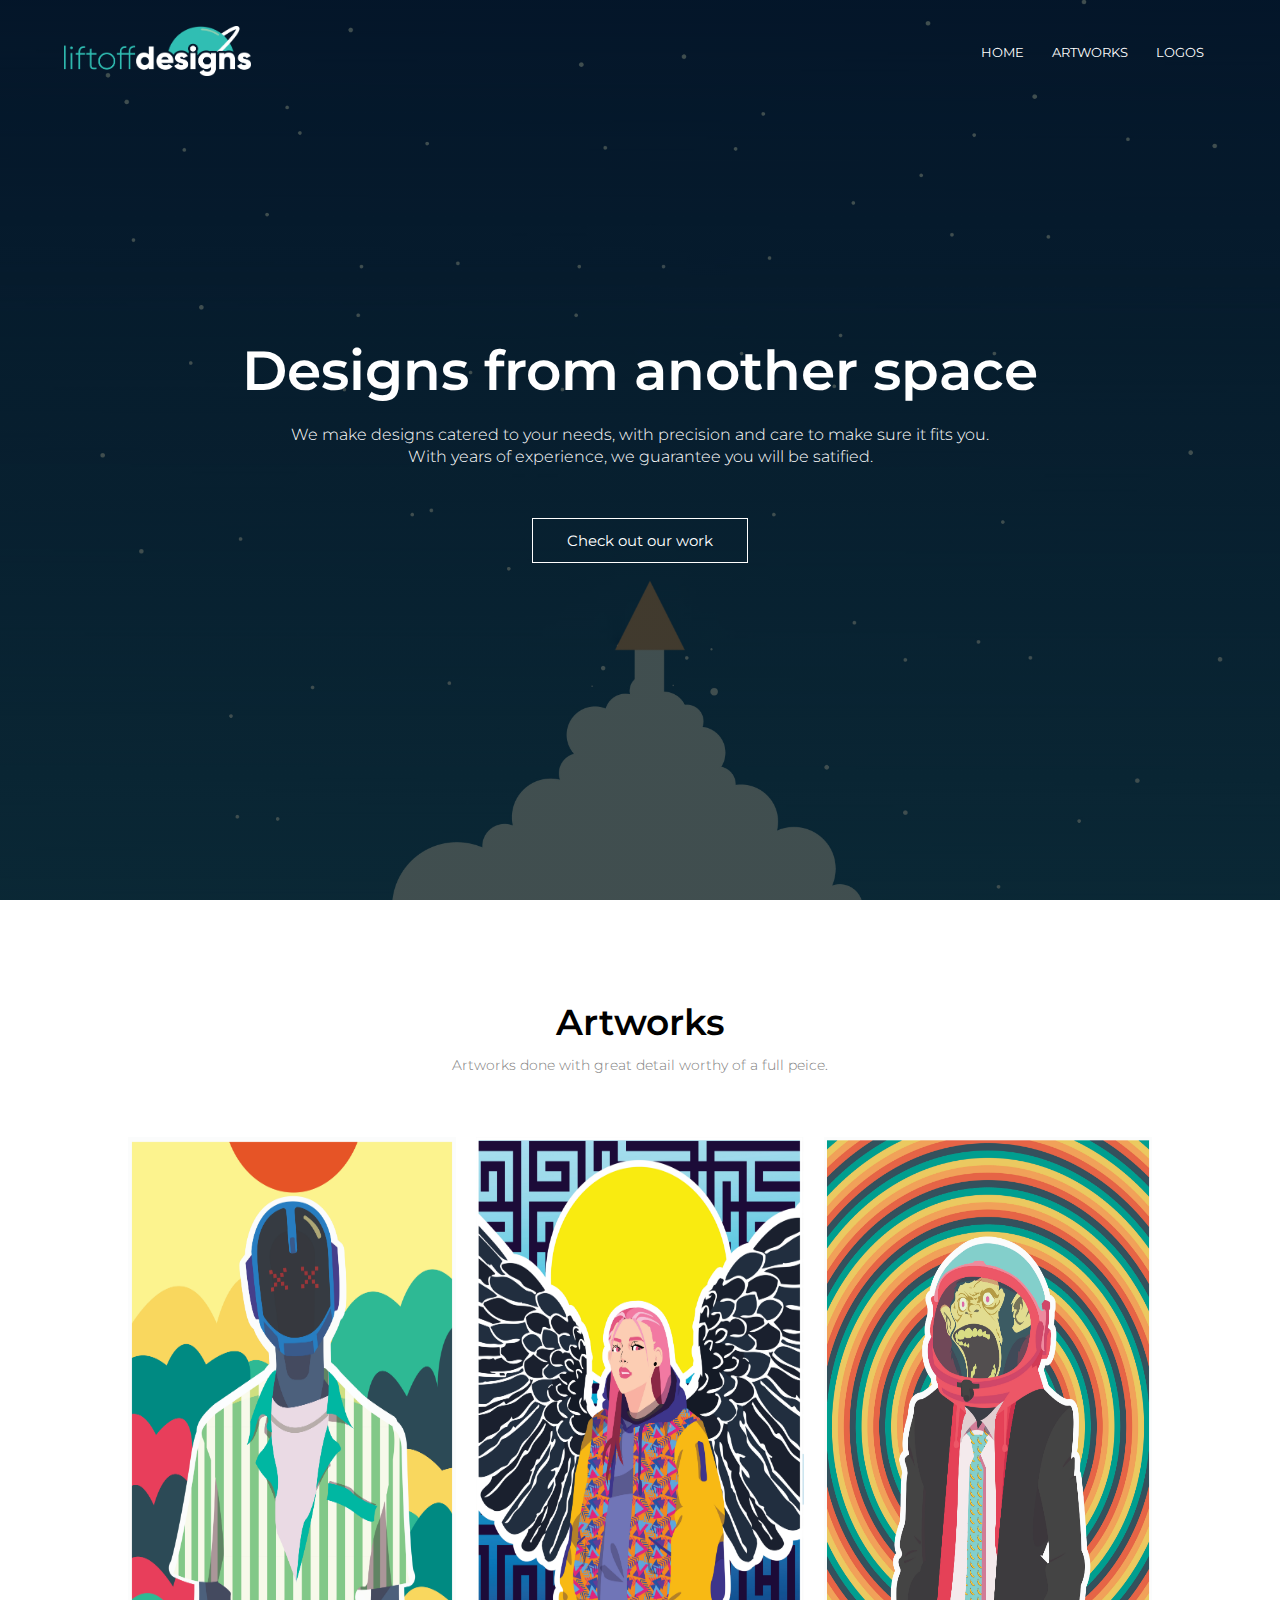
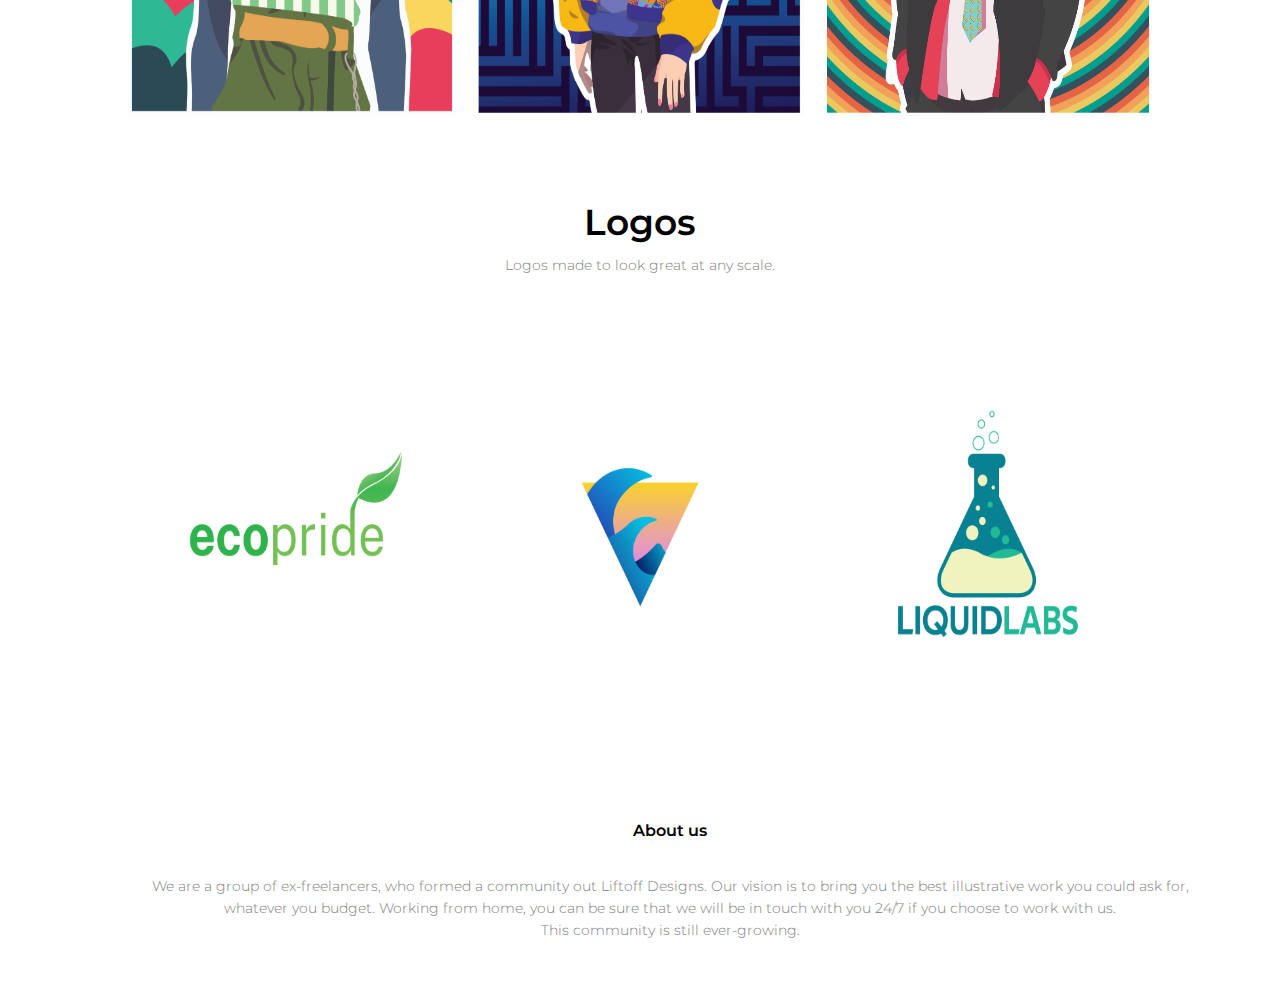
<file: index.html>
<!DOCTYPE html>
<html>
<head>
    <meta name="viewport" content="width=device-width, initial-scale=1.0">
    <title>Liftoff Designs</title>
    <link rel="stylesheet" href="style.css">
    <link rel="preconnect" href="https://fonts.googleapis.com">
<link rel="preconnect" href="https://fonts.gstatic.com" crossorigin>
<link href="https://fonts.googleapis.com/css2?family=Montserrat:wght@200;300;400;600;700&display=swap" rel="stylesheet">    
</head>
<body>
    <section class="header">
        <nav>
            <a href="index.html"><img src="images/Logo/Asset%202png.png" width="186.5" height="50.5" alt="Logo"></a>
            <div class="nav-links" id="navLinks">
                <i class="fa fa-times" onclick="hideMenu()"></i>

                <ul>
                    <li><a href="index.html">HOME</a></li>
                    <li><a href="artworks.html">ARTWORKS</a></li>
                    <li><a href="logos.html">LOGOS</a></li>
                </ul>
            </div>
            <i class="fa fa-bars" onclick="showMenu()"></i>

        </nav>
    <div class ="text-box">
        <h1>Designs from another space</h1>
        <p>We make designs catered to your needs, with precision and care to make sure it fits you.<br>With years of experience, we guarantee you will be satified.</p>
        <a href="artworks.html" class="front-btn">Check out our work</a>        
    </div>    
        
    </section>
    
    <section class="ArtworksHome">
        <h1>Artworks</h1>
        <p>Artworks done with great detail worthy of a full peice.</p>
        
        <div class="row">
            <div class="ArtworksHome-col">
                <img src ="images/Portfolio/Artworks/1.jpg" width="409.4px" height="578.8px">
                <div class="layer">
                    <h3>ROBOT SWAG</h3>
                </div>
            </div>
            <div class="ArtworksHome-col">
                <img src ="images/Portfolio/Artworks/3.jpg" width="409.4px" height="578.8px">
                <div class="layer">
                    <h3>OUTCAST</h3>
                </div>
            </div>
            <div class="ArtworksHome-col">
                <img src ="images/Portfolio/Artworks/2.jpg" width="409.4px" height="578.8px">
                <div class="layer">
                    <h3>SPACE MONKEY</h3>
                </div>
            </div>
        </div>
        
    </section>
    
    <section class="LogosHome">
        <h1>Logos</h1>
        <p>Logos made to look great at any scale.</p>
        
        <div class="row">
            <div class="ArtworksHome-col">
                <img src ="images/Portfolio/Logos/ecopride.jpg" width="400px" height="400px">
                <div class="layer">
                    <h3>ECOPRIDE</h3>
                </div>
            </div>
            <div class="ArtworksHome-col">
                <img src ="images/Portfolio/Logos/Waves.jpg" width="400px" height="400px">
                <div class="layer">
                    <h3>WAVES</h3>
                </div>
            </div>
            <div class="ArtworksHome-col">
                <img src ="images/Portfolio/Logos/liquidlabs.jpg" width="400px" height="400px">
                <div class="layer">
                    <h3>LIQUIDLABS</h3>
                </div>
            </div>
        </div>
        
    </section>
    
    <section class="footer">
    <h4>About us</h4>
    <p>We are a group of ex-freelancers, who formed a community out Liftoff Designs. Our vision is to bring you the best illustrative work you could ask for,<br>whatever you budget. Working from home, you can be sure that we will be in touch with you 24/7 if you choose to work with us.<br>This community is still ever-growing.</p>
       
    
    
    </section>
    
<script>
    var navLinks = document.getElementById("navLinks");
    
    function showMenu(){
        navLinks.style.right = "0";
    }
    function hideMenu(){
        navLinks.style.right = "-200px";
    }
</script>
    
</body>
</html>
</file>
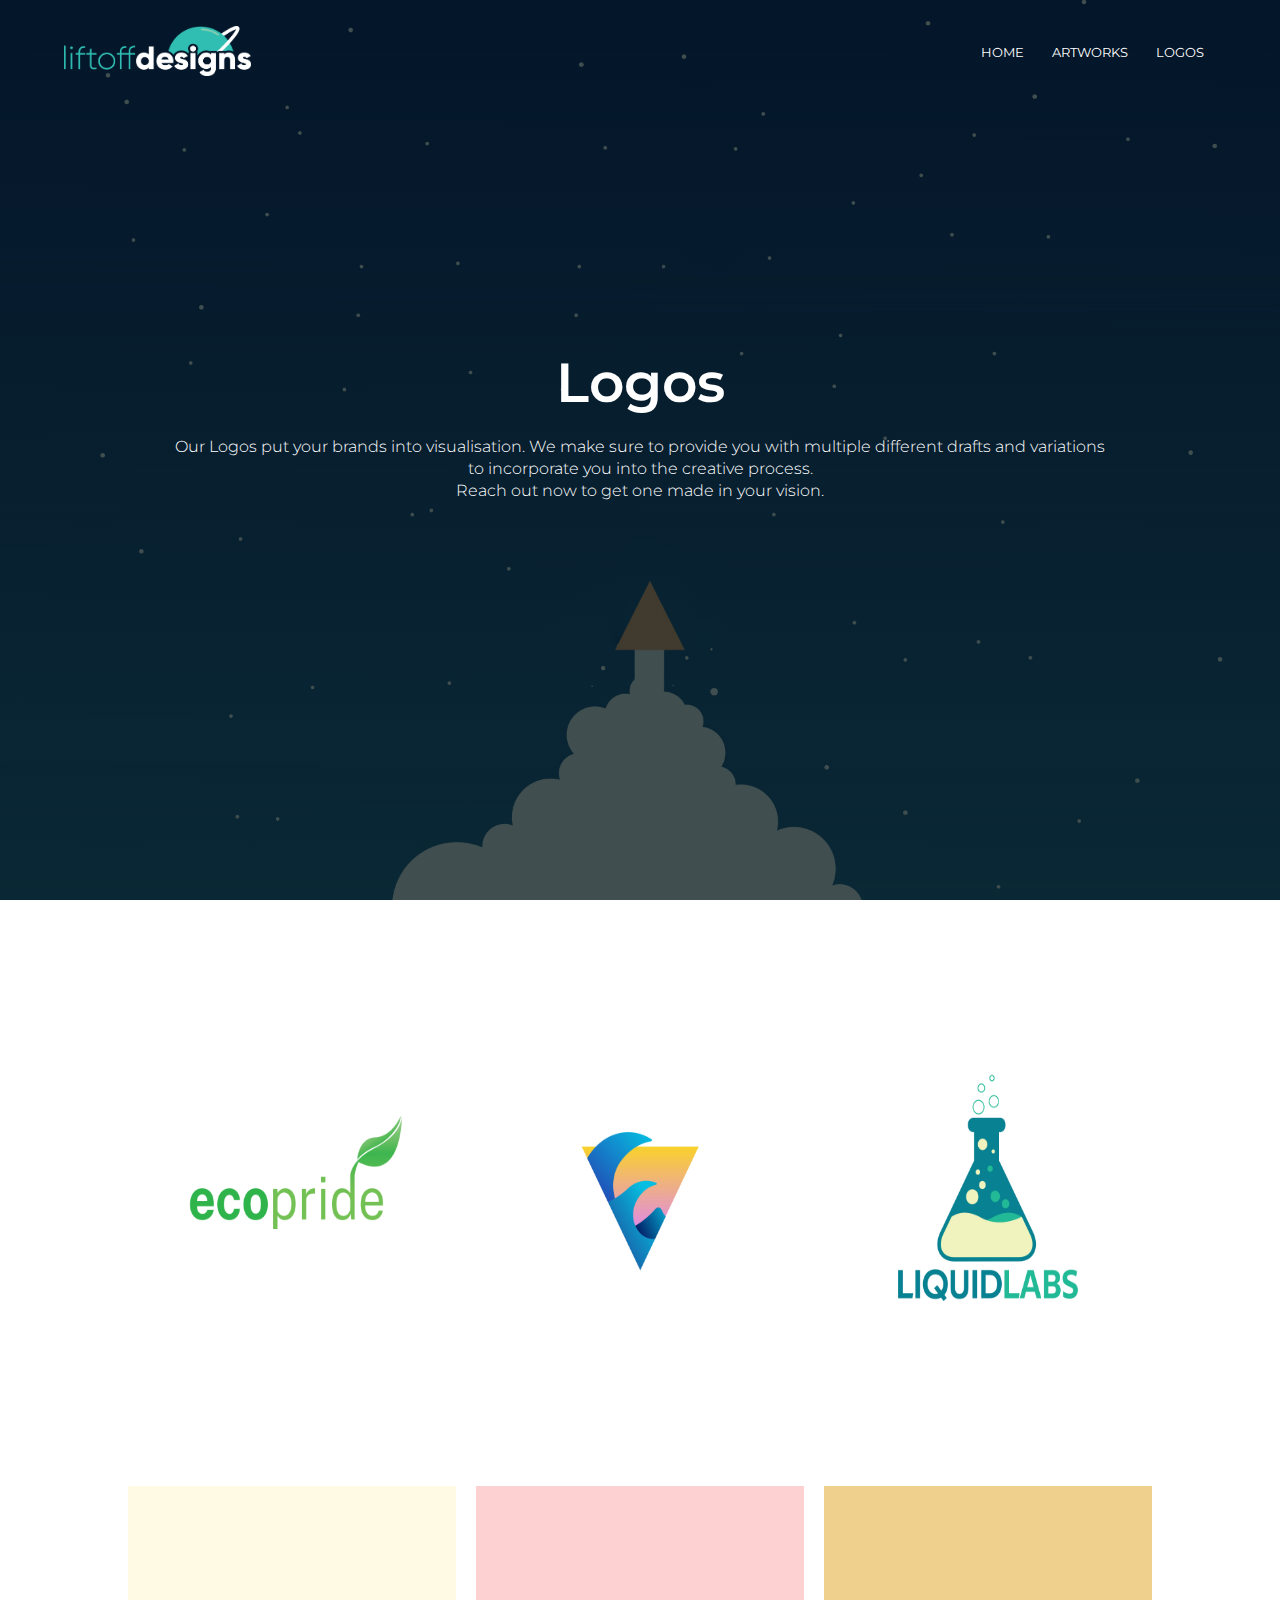
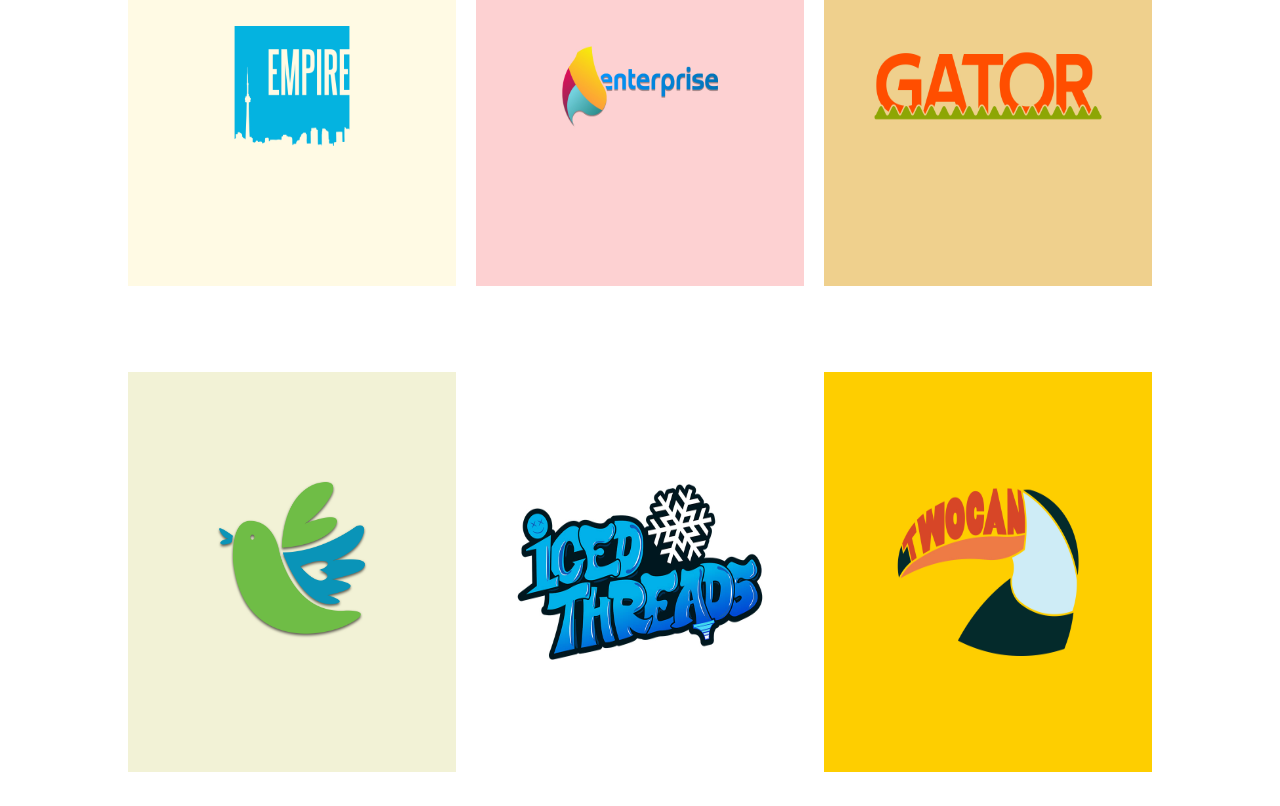
<file: logos.html>
<!DOCTYPE html>
<html>
<head>
    <meta name="viewport" content="width=device-width, initial-scale=1.0">
    <title>Liftoff Designs - Logos</title>
    <link rel="stylesheet" href="style.css">
    <link rel="preconnect" href="https://fonts.googleapis.com">
<link rel="preconnect" href="https://fonts.gstatic.com" crossorigin>
<link href="https://fonts.googleapis.com/css2?family=Montserrat:wght@200;300;400;600;700&display=swap" rel="stylesheet">    
</head>
<body>
    <section class="header">
        <nav>
            <a href="index.html"><img src="images/Logo/Asset%202png.png" width="186.5" height="50.5" alt="Logo"></a>
            <div class="nav-links" id="navLinks">
                <i class="fa fa-times" onclick="hideMenu()"></i>

                <ul>
                    <li><a href="index.html">HOME</a></li>
                    <li><a href="artworks.html">ARTWORKS</a></li>
                    <li><a href="logos.html">LOGOS</a></li>
                </ul>
            </div>
            <i class="fa fa-bars" onclick="showMenu()"></i>

        </nav>
    <div class ="text-box">
        <h1>Logos</h1>
        <p>Our Logos put your brands into visualisation. We make sure to provide you with multiple different drafts and variations<br>to incorporate you into the creative process.<br>Reach out now to get one made in your vision.</p>
            
    </div>    
        
    </section>
    
    <section class="LogosHome">
        
        <div class="row">
            <div class="ArtworksHome-col">
                <img src ="images/Portfolio/Logos/ecopride.jpg" width="400px" height="400px">
                <div class="layer">
                    <h3>ECOPRIDE</h3>
                </div>
            </div>
            <div class="ArtworksHome-col">
                <img src ="images/Portfolio/Logos/Waves.jpg" width="400px" height="400px">
                <div class="layer">
                    <h3>WAVES</h3>
                </div>
            </div>
            <div class="ArtworksHome-col">
                <img src ="images/Portfolio/Logos/liquidlabs.jpg" width="400px" height="400px">
                <div class="layer">
                    <h3>LIQUIDLABS</h3>
                </div>
            </div>
        </div>
        <div class="row">
            <div class="ArtworksHome-col">
                <img src ="images/Portfolio/Logos/empire.jpg" width="400px" height="400px">
                <div class="layer">
                    <h3>EMPIRE</h3>
                </div>
            </div>
            <div class="ArtworksHome-col">
                <img src ="images/Portfolio/Logos/enterprise.jpg" width="400px" height="400px">
                <div class="layer">
                    <h3>ENTERPRISE</h3>
                </div>
            </div>
            <div class="ArtworksHome-col">
                <img src ="images/Portfolio/Logos/Gator.jpg" width="400px" height="400px">
                <div class="layer">
                    <h3>GATOR</h3>
                </div>
            </div>
        </div>
         <div class="row">
            <div class="ArtworksHome-col">
                <img src ="images/Portfolio/Logos/RAC%20bird.jpg" width="400px" height="400px">
                <div class="layer">
                    <h3>BIRD</h3>
                </div>
            </div>
            <div class="ArtworksHome-col">
                <img src ="images/Portfolio/Logos/icedthreads.jpg" width="400px" height="400px">
                <div class="layer">
                    <h3>ICEDTHREADS</h3>
                </div>
            </div>
            <div class="ArtworksHome-col">
                <img src ="images/Portfolio/Logos/Twocan.jpg" width="400px" height="400px">
                <div class="layer">
                    <h3>TWOCAN</h3>
                </div>
            </div>
        </div>
        
    </section>
    
    
    
<script>
    var navLinks = document.getElementById("navLinks");
    
    function showMenu(){
        navLinks.style.right = "0";
    }
    function hideMenu(){
        navLinks.style.right = "-200px";
    }
</script>
    
</body>
</html>
</file>
<file: style.css>
*{
    margin: 0;
    padding: 0;
    font-family: 'Montserrat', sans-serif;
}
/* all properties for the header section */
.header{
    min-height: 100vh;
    width: 100%;
    background-image: linear-gradient(rgba(1,22,39,0.75),rgba(1,22,39,0.75)),url(images/banner.jpg);
    background-position: center;
    background-size: cover;
    position: relative;
}
/* properties for the top-right navigation pane */
nav{
    display: flex;
    padding: 2% 5%;
    justify-content: space-between;
    align-items: center;
}
.nav-links{
    flex: 1;
    text-align: right;
}
.nav-links ul li{
    list-style: none;
    display: inline-block;
    padding: 8px 12px;
    position: relative;
}
.nav-links ul li a{
    color: white;
    text-decoration: none;
    font-size: 13px;
}
.nav-links ul li::after{
    content: '';
    width: 0%;
    height: 2px;
    background: #2EC4B6;
    display: block;
    margin: auto;
    transition: 0.5s;
}
.nav-links ul li:hover::after{
    width: 100%;
}
/* general properties used all over the website */
.text-box{
    width: 90%;
    color: white;
    position: absolute;
    top: 50%;
    left: 50%;
    transform: translate(-50%,-50%);
    text-align: center;
}
.text-box h1{
    font-size: 55px;
    
}
.text-box p{
    margin: 10px 0 40px;
    font-size: 16px;
    color: white;
}
.front-btn{
    display: inline-block;
    text-decoration: none;
    color: white;
    border: 1px solid white;
    padding: 12px 34px;
    font-size: 15px;
    background: transparent;
    position: relative;
    cursor: pointer;
    
}
.front-btn:hover{
    border: 1px solid #2EC4B6;
    background: #2EC4B6;
    transition: 1s;
}
nav .fa{
    display: none;
}

/* media tag to make it more responive */

@media(max-width: 700%){
    .textbox h1{
        font-size: 20px;
    }
    .nav-links ul li{
        display: block;
    }
    .nav-links{
        position: absolute;
        background: #2EC4B6;
        height: 100vh;
        width: 200px;
        top: 0;
        right: -200;
        text-align: left;
        z-index: 2;
        transition: 1s;
    }
    nav.fa{
        display: block;
        color: white;
        margin: 10px;
        font-size: 22px;
        cursor: pointer;
    }
    .nav-links ul{
        padding: 30px;
    }
    .row{
        flex-direction: column;
    }
        
}

/* properties for the content sections */

.ArtworksHome{
    width: 80%;
    margin: auto;
    text-align: center;
    padding-top: 100px;
}
.LogosHome{
    width: 80%;
    margin: auto;
    text-align: center;
    padding-top: 50px;
}
h1{
    font-size: 36px;
    font-weight: 600;
}
p{
    color: gray;
    font-size: 14px;
    font-weight: 300;
    line-height: 22px;
    padding: 10px;
    
}

.row{
    margin-top: 5%;
    display: flex;
    justify-content: space-between;
}
.ArtworksHome-col{
    flex-basis: 32%;
    margin-bottom: 30px;
    position:relative;
    overflow: hidden;
}
.ArtworksHome-col img{
    width: 100%;
}
.layer{
    background: transparent;
    height: 100%;
    width: 100%;
    position: absolute;
    top: 0;
    left: 0;
    transition: 0.5s;
}
.layer:hover{
    background: rgba(46,196,182,0.65);
}
.layer h3{
    width:100%;
    font-weight: 500;
    color: white;
    font-size: 26px;
    bottom: 0;
    left: 50%;
    transform: translateX(-50%);
    position:absolute;
    opacity: 0;
    transition: 0.5s;
}
.layer:hover h3{
    bottom: 49%;
    opacity: 1;
}

/* properties for the footer section */

.footer{
    width: 100%;
    text-align: center;
    padding: 30px;
}
.footer h4{
    margin-bottom: 25px;
    margin-top: 20px;
    font-weight: 600;
}
</file>
